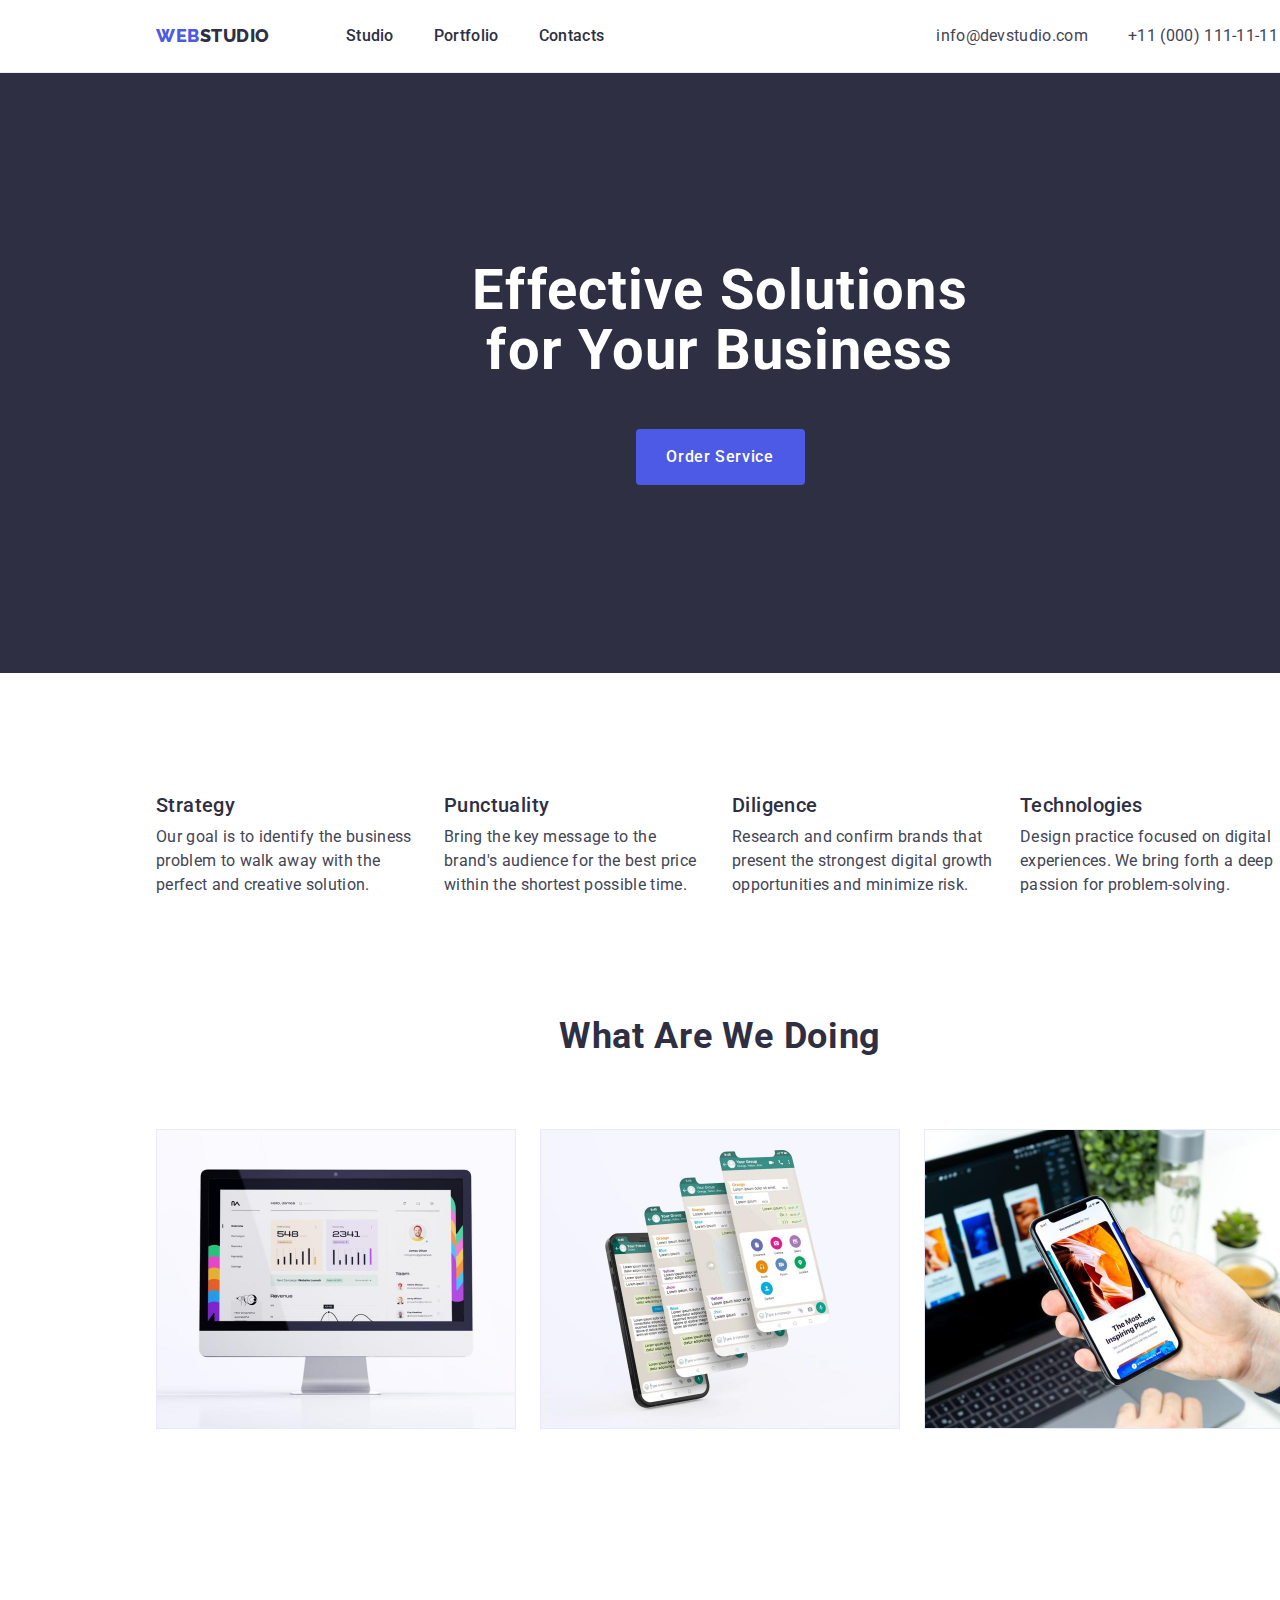
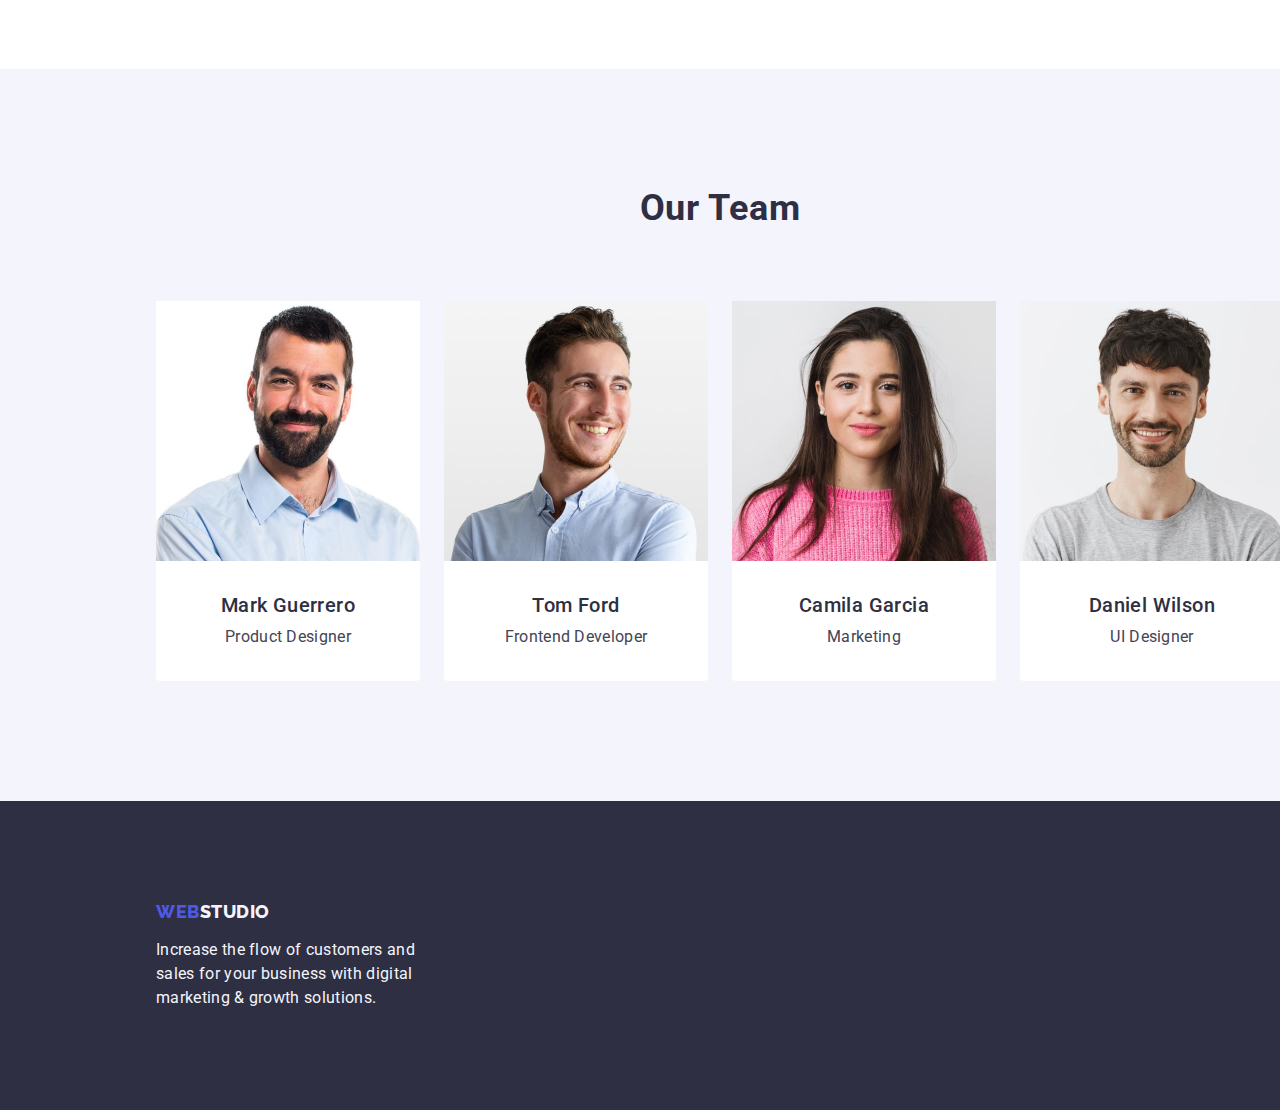
<file: index.html>
<!DOCTYPE html>
<html lang="en">

<head>
  <meta charset="UTF-8">
  <meta http-equiv="X-UA-Compatible" content="IE=edge">
  <meta name="viewport" content="width=device-width, initial-scale=1.0">
  <title>Document</title>
  <link rel="stylesheet" href="https://cdnjs.cloudflare.com/ajax/libs/modern-normalize/2.0.0/modern-normalize.min.css">
  <link rel="stylesheet" href="./CSS/style.css">
  <link rel="preconnect" href="https://fonts.googleapis.com">
  <link rel="preconnect" href="https://fonts.gstatic.com" crossorigin>
  <link href="https://fonts.googleapis.com/css2?family=Raleway:wght@800&family=Roboto:wght@400;500;700;900&display=swap"
    rel="stylesheet">
</head>

<body>
  <header class="page-header">
    <div class="container container-header">
      <nav class="navigation">
        <a href="./index.html" class="logo link">Web<span class="web">Studio</span></a>
        <ul class="navigation-list list">
          <li> <a href="./index.html" class="navigation-link link">Studio</a></li>
          <li> <a href="./portfolio.html" class="navigation-link link">Portfolio</a></li>
          <li><a href="" class="navigation-link link">Contacts</a></li>
        </ul>
      </nav>
      <address class="address">
        <ul class="address-list list">
          <li><a href="mailto:info@devstudio.com" class="address-link link">info@devstudio.com</a></li>
          <li><a href="tel:+110001111111" class="address-link link">+11 (000) 111-11-11</a></li>
        </ul>
      </address>
    </div>
  </header>
  <main>
    <section class="hero">
      <div class="container">
        <h1 class="hero-title">Effective Solutions <br /> for Your Business</h1>
        <button class="button-order" type="button">Order Service</button>
      </div>
    </section>

    <section class="studio-section">
      <div class="container">
        <h2 class="visually-hidden">Studio</h2>
        <ul class="studio list">
          <li class="studio-list">
            <h3 class="paragraph-title">Strategy</h3>
            <p class="paragraph-text">
              Our goal is to identify the business problem to walk away with the perfect and creative solution.
            </p>
          </li>
          <li class="studio-list">
            <h3 class="paragraph-title">Punctuality</h3>
            <p class="paragraph-text">Bring the key message to the brand's audience for the best price within the
              shortest possible time.
            </p>
          </li>
          <li class="studio-list">
            <h3 class="paragraph-title">Diligence</h3>
            <p class="paragraph-text">Research and confirm brands that present the strongest digital growth
              opportunities and minimize risk.
            </p>
          </li>
          <li class="studio-list">
            <h3 class="paragraph-title">Technologies</h3>
            <p class="paragraph-text">Design practice focused on digital experiences. We bring forth a deep passion for
              problem-solving.
            </p>
          </li>
        </ul>
      </div>
    </section>
    <section class="activity-section">
      <div class="container">
        <h2 class="section-title">What are we doing</h2>
        <ul class="activity list">
          <li class="activity-list">

            <img src="images/monitor_screen.jpg" alt="monitor screen with an open website" width="360">

          </li>
          <li class="activity-list">

            <img src="images/watsapp_view.jpg" alt="interface of the Watsapp" width="360">

          </li>
          <li class="activity-list">

            <img src="images/smartphone.jpg" alt="human hand hlding smartphone" width="360">

          </li>
        </ul>
      </div>
    </section>
    <section class="team">
      <div class="container">
        <h2 class="section-title">Our Team</h2>
        <ul class="team-list list">
          <li class="team-members">
            <img src="images/MarkGuerrero.jpg" alt="a portrait photo of Mark Guerrero" width="264">

              <div class="team-name-position">
            <h3 class="team-names paragraph-title">Mark Guerrero</h3>
            <p class="team-positions paragraph-text">Product Designer</p>
            </div>
          </li>
          <li class="team-members">

            <img src="images/TomFord.jpg" alt="a portrait photo of Tom Ford" width="264">

            <div class="team-name-position">
            <h3 class="team-names paragraph-title">Tom Ford</h3>
            <p class="team-positions paragraph-text">Frontend Developer</p>
            </div>
          </li>
          <li class="team-members">

            <img src="images/CamilaGarcia.jpg" alt="a portrait photo of Camila Garcia" width="264">
            <div class="team-name-position">
            <h3 class="team-names paragraph-title">Camila Garcia</h3>
            <p class="team-positions paragraph-text">Marketing</p>
            </div>
          </li>
          <li class="team-members">

            <img src="images/DanielWilson.jpg" alt="a portrait photo of Daniel Wilson" width="264">
             <div class="team-name-position">
            <h3 class="team-names paragraph-title">Daniel Wilson</h3>
            <p class="team-positions paragraph-text">UI Designer</p>
             </div>
          </li>
        </ul>
      </div>
    </section>
  </main>

  <footer class="footer">
    <div class="container">
      
        <a href="./index.html" class="logo link logo-footer">Web<span class="web-footer">Studio</span></a>
      <p class="footer-text">Increase the flow of customers and sales for your business with digital marketing & growth
        solutions.</p>
    </div>
  </footer>
</body>

</html>
</file>
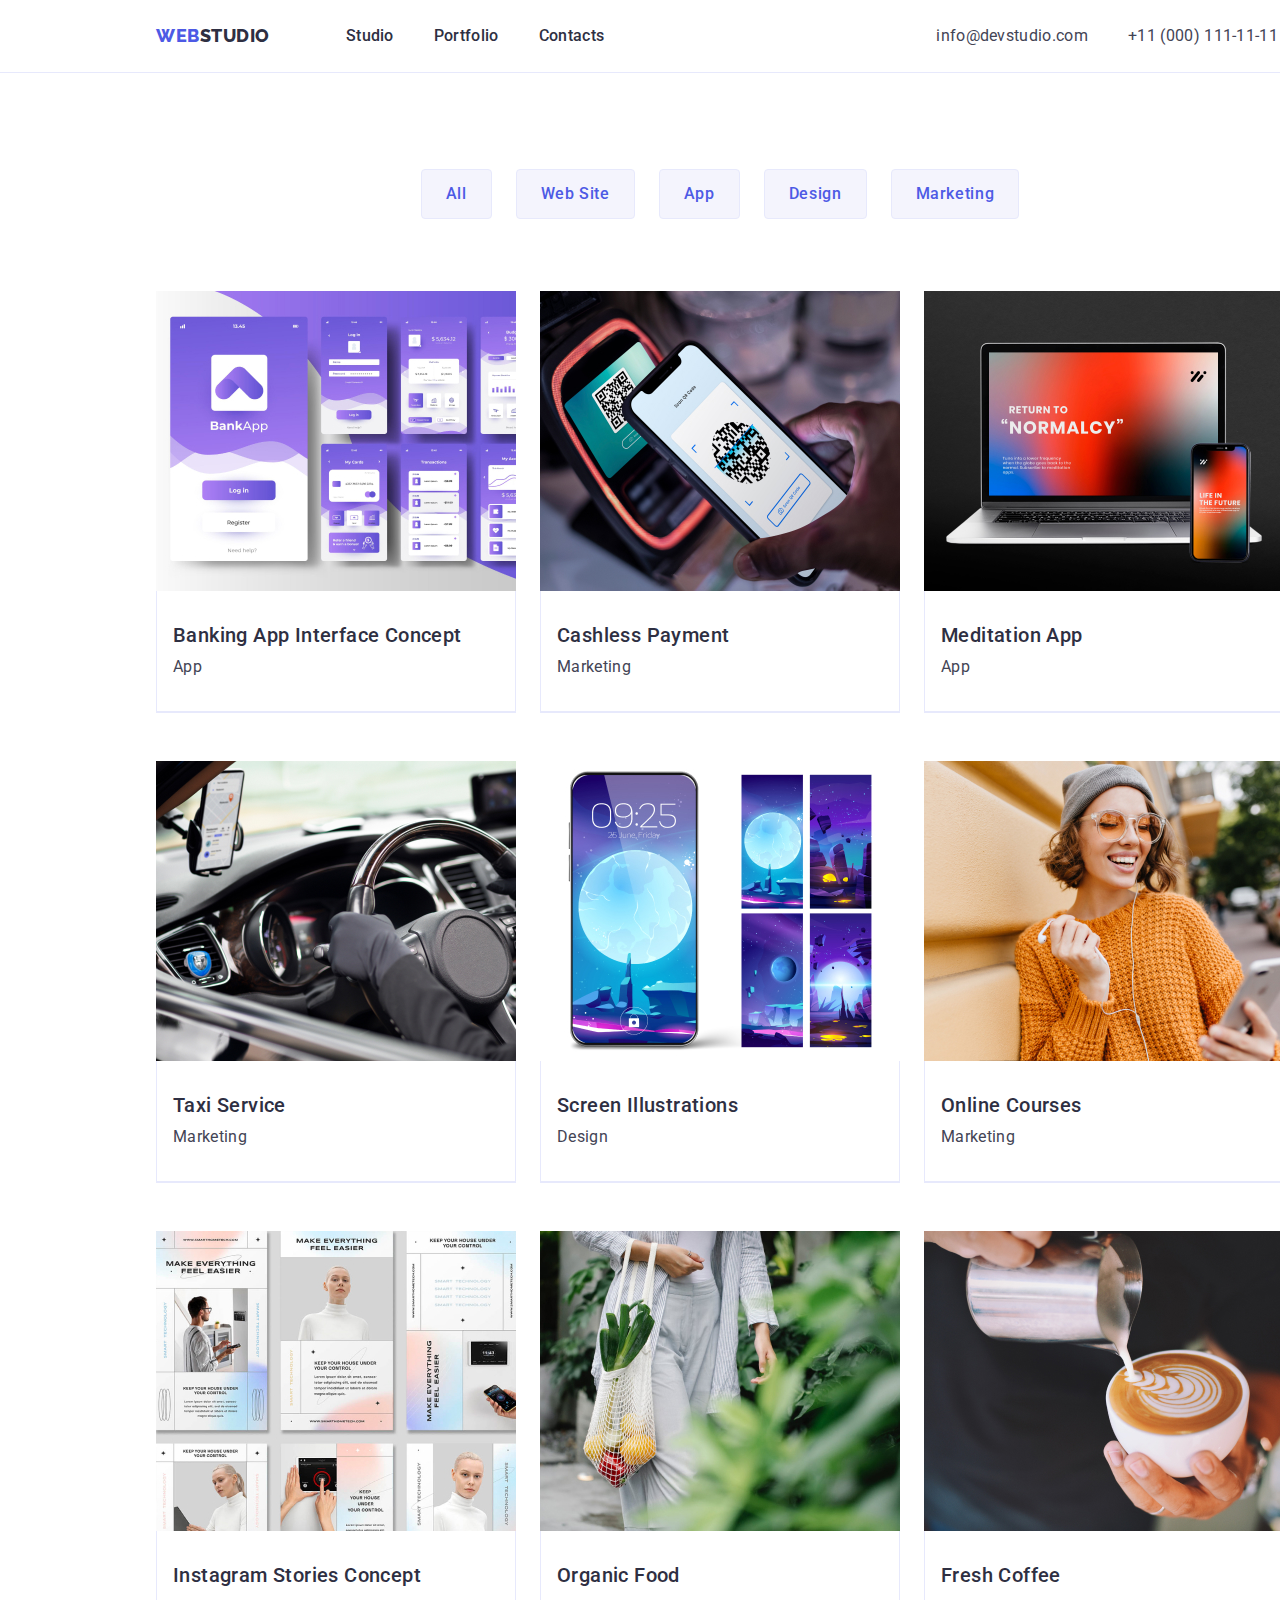
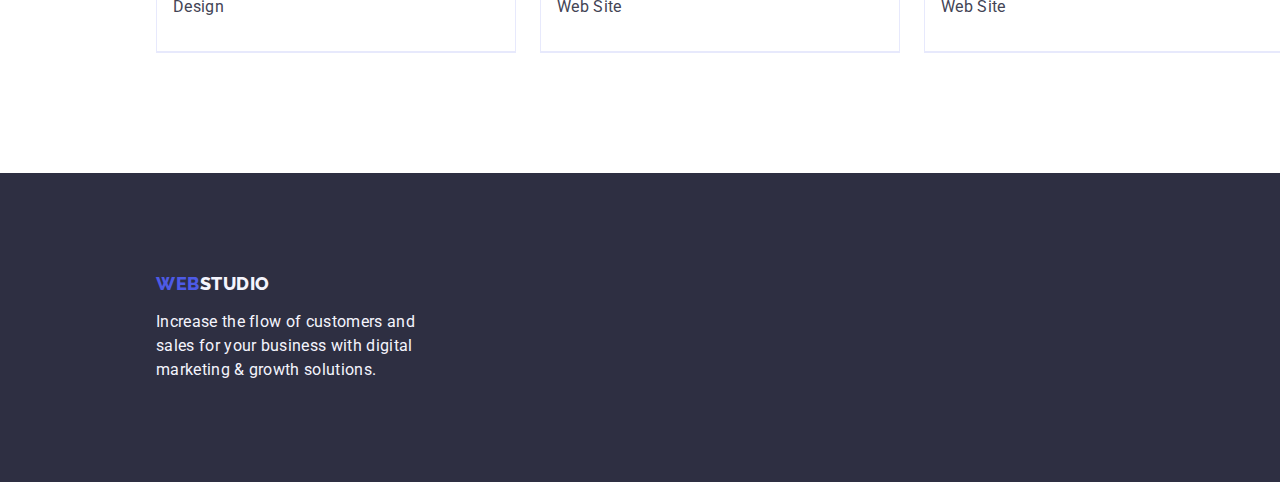
<file: portfolio.html>
<!DOCTYPE html>
<html lang="en">

<head>
    <meta charset="UTF-8">
    <meta http-equiv="X-UA-Compatible" content="IE=edge">
    <meta name="viewport" content="width=device-width, initial-scale=1.0">
    <title>Document</title>
    <link rel="stylesheet"
        href="https://cdnjs.cloudflare.com/ajax/libs/modern-normalize/2.0.0/modern-normalize.min.css">
    <link rel="stylesheet" href="./CSS/style.css">
    <link rel="preconnect" href="https://fonts.googleapis.com">
    <link rel="preconnect" href="https://fonts.gstatic.com" crossorigin>
    <link
        href="https://fonts.googleapis.com/css2?family=Raleway:wght@800&family=Roboto:wght@400;500;700;900&display=swap"
        rel="stylesheet">
</head>

<body>
    <header class="page-header">
        <div class="container container-header">
            <nav class="navigation">
                <a href="./index.html" class="logo link">Web<span class="web">Studio</span></a>
                <ul class="navigation-list list">
                    <li> <a href="./index.html" class="navigation-link link">Studio</a></li>
                    <li> <a href="./portfolio.html" class="navigation-link link">Portfolio</a></li>
                    <li><a href="" class="navigation-link link">Contacts</a></li>
                </ul>
            </nav>
            <address class="address">
                <ul class="address-list list">
                    <li><a href="mailto:info@devstudio.com" class="address-link link">info@devstudio.com</a></li>
                    <li><a href="tel:+110001111111" class="address-link link">+11 (000) 111-11-11</a></li>
                </ul>
            </address>
        </div>
    </header>
    <main>
        <section class="portfolio-section">
            <div class="container">
                <h1 class="visually-hidden">Filter</h1>
                <ul class="portfolio-list list">
                    <li> <button class="portfolio-button" type="button">All</button></li>
                    <li> <button class="portfolio-button" type="button">Web Site</button></li>
                    <li> <button class="portfolio-button" type="button">App</button></li>
                    <li> <button class="portfolio-button" type="button">Design</button></li>
                    <li> <button class="portfolio-button" type="button">Marketing</button></li>
                </ul>

                <ul class="portfolio-all-list list">
                    <li class="portfolio-all-list-li" > <a href="" class="portfolio-all-link link">
                            <img src="./images/bankapp.jpg" alt="Banking App Interface Concept" width="360">
                            <div class="paragraph-title-text">
                            <h2 class="paragraph-title">Banking App Interface Concept</h2>
                            <p class="paragraph-text">App</p>
                            </div>
                        </a>
                    </li>
                    <li class="portfolio-all-list-li"> <a href="" class="portfolio-all-link link">
                            <img src="./images/cashless.jpg" alt="A process of Cashless Payment" width="360">
                            <div class="paragraph-title-text">
                            <h2 class="paragraph-title">Cashless Payment</h2>
                            <p class="paragraph-text">Marketing</p>
                            </div>
                        </a>
                    </li>
                    <li class="portfolio-all-list-li"><a href="" class="portfolio-all-link link">
                            <img src="./images/meditation.jpg" alt="Laptop and smartphone" width="360">
                            <div class="paragraph-title-text">
                            <h2 class="paragraph-title">Meditation App</h2>
                            <p class="paragraph-text">App</p>
                            </div>
                        </a>
                    </li>
                    <li class="portfolio-all-list-li"> <a href="" class="portfolio-all-link link">
                            <img src="./images/taxi.jpg" alt="interior of the car" width="360">
                            <div class="paragraph-title-text">
                            <h2 class="paragraph-title">Taxi Service</h2>
                            <p class="paragraph-text">Marketing</p>
                            </div>
                        </a>
                    </li>
                    <li class="portfolio-all-list-li"> <a href="" class="portfolio-all-link link">
                            <img src="./images/screan.jpg" alt="images on the smartphone screen" width="360">
                            <div class="paragraph-title-text">
                            <h2 class="paragraph-title">Screen Illustrations</h2>
                            <p class="paragraph-text">Design</p>
                            </div>
                        </a>
                    </li>
                    <li class="portfolio-all-list-li"> <a href="" class="portfolio-all-link link">
                            <img src="./images/online.jpg" alt="Happy woman" width="360">
                            <div class="paragraph-title-text">
                            <h2 class="paragraph-title">Online Courses</h2>
                            <p class="paragraph-text">Marketing</p>
                            </div>
                        </a>
                    </li>
                    <li class="portfolio-all-list-li"> <a href="" class="portfolio-all-link link">
                            <img src="./images/instagram.jpg" alt="Instagram Stories" width="360">
                            <div class="paragraph-title-text">
                            <h2 class="paragraph-title">Instagram Stories Concept</h2>
                            <p class="paragraph-text">Design</p>
                            </div>
                        </a>
                    </li>
                    <li class="portfolio-all-list-li"> <a href="" class="portfolio-all-link link">
                            <img src="./images/organic.jpg" alt="a woman carries a bag of fruit" width="360">
                            <div class="paragraph-title-text">
                            <h2 class="paragraph-title">Organic Food</h2>
                            <p class="paragraph-text">Web Site</p>
                            </div>
                        </a>
                    </li>
                    <li class="portfolio-all-list-li"> <a href="" class="portfolio-all-link link">
                            <img src="./images/fresh.jpg" alt="the process of making cappuccino" width="360">
                            <div class="paragraph-title-text">
                            <h2 class="paragraph-title">Fresh Coffee</h2>
                            <p class="paragraph-text">Web Site</p>
                            </div>
                        </a>
                    </li>
                </ul>
            </div>
        </section>
    </main>
    <footer class="footer">
        <div class="container">
    
            <a href="./index.html" class="logo link logo-footer">Web<span class="web-footer">Studio</span></a>
            <p class="footer-text">Increase the flow of customers and sales for your business with digital marketing &
                growth
                solutions.</p>
        </div>
    </footer>
</body>

</html>
</file>
<file: CSS/style.css>
:root {
    --background-cornflower: #E7E9FC;
    --background-navy: #2E2F42;
    --button-blue-iris: #4D5AE5;
    --text-slate: #434455;
    --background-cloud: #F4F4FD;
    --base-white: #FFFFFF;
    --text-slate: #434455;
    --button-blue-active-ocean: #404BBF;
    --background-activity: #E5E5E5;
}

h1,
h2,
h3,
h4,
h5,
h6,
p {
    margin-top: 0;
    margin-bottom: 0;
}

ul,
ol {
    margin-top: 0;
    margin-bottom: 0;
    padding-left: 0;
}

img {
    display: block;
}

body {
    background-color: var(--base-white);
    color: var(--text-slate);
    font-family: 'Roboto', sans-serif;
    font-style: normal;
    font-weight: 400;
    font-size: 16px;
    line-height: 1.3;
    letter-spacing: 0.02em;
    width: 1440px;
}

/* header*/
.page-header {
    background-color: var(--base-white);
    border-bottom: 1px solid var(--background-cornflower);
    padding: 24px 0;
}

.container {
    width: 1158px;
    margin-left: auto;
    margin-right: auto;
    padding: 0 15px;
}

.list {
    list-style: none;
}


.container-header,
nav,
.navigation-list,
.address-list {
    display: flex;
}



/* logo*/
.logo {
    color: var(--button-blue-iris);
    text-decoration: none;
    font-family: 'Raleway', sans-serif;
    font-weight: 800;
    font-size: 18px;
    line-height: 1.17;
    letter-spacing: 0.03em;
    text-transform: uppercase;
   margin-right: 76px;
}

.web {
    color: var(--background-navy);
    
}

/* navigation*/
.navigation {
    align-items: center;
}
.navigation-link {
    color: var(--background-navy);
    font-weight: 500;
    font-size: 16px;
    line-height: 1.5;
    letter-spacing: 0.02em;
    text-decoration: none;
    padding: 24px 0;
}


.navigation-list:not(:first-child) {
    gap: 40px;
}
.navigation-list li:last-child {
    margin-right: 0;
}

.navigation-link:hover {
    color: var(--button-blue-active-ocean);
}

.navigation-link:focus {
    color: var(--button-blue-active-ocean);

}

/* address*/
.address {
    font-style: normal;
    margin-left: 332px;
}

.address-link {
    color: var(--text-slate);
    text-decoration: none;
    line-height: 1.5;
}

.address-list li:not(:last-child) {
    margin-right: 40px;
}

.address-link:hover {
    color: var(--button-blue-active-ocean);
}

.address-link:focus {
    color: var(--button-blue-active-ocean);
}

/* main*/
/* hero*/
button {
    cursor: pointer;
}


.hero {
    background-color: var(--background-navy);
    padding: 188px 0;
}

.hero-title {
    color: var(--base-white);
    font-weight: 700;
    font-size: 56px;
    line-height: 1.07;
    letter-spacing: 0.02em;
    text-align: center;
    margin-bottom: 48px;
    max-width: 496px;
margin-left: auto;
    margin-right: auto;
}

.button-order {
    background-color: var(--button-blue-iris);
    color: var(--base-white);
    font-family: inherit;
    font-weight: 500;
    font-size: 16px;
    line-height: 1.5;
    letter-spacing: 0.04em;
    text-align: center;
    min-height: 56px;
    display: block;
    min-width: 169px;
    margin-left: auto;
    margin-right: auto;
    border: none;
    border-radius: 4px;
}

.button-order:hover {
    background-color: var(--button-blue-active-ocean);
}

.button-order:focus {
    background-color: var(--button-blue-active-ocean);
}

/* Studio*/

.studio-section {
    padding: 120px 0;
}
.visually-hidden {
    position: absolute;
    width: 1px;
    height: 1px;
    margin: -1px;
    border: 0;
    padding: 0;
    white-space: nowrap;
    clip-path: inset(100%);
    clip: rect(0 0 0 0);
    overflow: hidden;
}

.studio {
    display: flex;
    width: 1128px;
    justify-content: space-between;
    gap: 24px;
}
.studio:last-child {
    margin-right: 0;
}
.studio-list {
    width: 264px;

}

.paragraph-title {
    color: var(--background-navy);
    font-weight: 500;
    font-size: 20px;
    line-height: 1.2;
    letter-spacing: 0.02em;
    margin-bottom: 8px;
   
    
}

.paragraph-text {
    color: var(--text-slate);
    font-size: 16px;
    line-height: 1.5;
    letter-spacing: 0.02em;
    color: var(--text-slate);
    line-height: 1.5;
    
}

/* activity*/
.activity-section {
    padding-bottom: 120px;
}
.section-title {
    color: var(--background-navy);
    font-weight: 700;
    font-size: 36px;
    line-height: 1.11;
    text-align: center;
    text-transform: capitalize;
    letter-spacing: 0.02em;
    margin-bottom: 72px;
}

.activity {
    display: flex;
    justify-content: space-between;
    margin-bottom: 120px;
    gap: 24px;
}

.activity:last-child {
    margin-right: 0;
}
.activity-list {
    width: calc((100% - 48px) / 3);
}
/* team */
.team {
    background-color: var(--background-cloud);
    padding: 120px 0;
}

.team-list {
    display: flex;
    justify-content: space-between;
    gap: 24px;
   
}
.team-list:last-child {
    margin-right: 0;
}
.team-members {
    background-color: var(--base-white);
    width: calc((100% - 72px) / 4);
    border-radius: 0px 0px 4px 4px;
}
.team-name-position {
    padding: 32px 16px;
}
.team-names {
    margin-bottom: 8px;
}
.team-names,
.team-positions {
    text-align: center;
}

/* footer */
.footer {
    background-color: var(--background-navy);
    padding: 100px 0;
}
.logo-footer {
    display: inline-block;
    margin-bottom: 16px;
}
.web-footer {
    color: var(--background-cloud);
}

.footer-text {
    color: var(--background-cloud);
    line-height: 1.5;
    max-width: 264px; 
}

/* PORTFOLIO */
.portfolio-section {
    padding-top: 96px;
     padding-bottom: 120px;
}
.portfolio-list {
    display: flex;
    justify-content: center;
    margin-bottom: 72px
    
}

.portfolio-button {
    color: var(--button-blue-iris);
    background-color: var(--background-cloud);
    font-family: inherit;
    font-weight: 500;
    letter-spacing: 0.04em;
    font-size: 16px;
    line-height: 1.5;
    text-align: center;
    border-radius: 4px;
    border: 1px solid var(--background-cornflower);
    padding: 12px 24px;
}

.portfolio-list li:not(:last-child) {
    margin-right: 24px;
    
}

.portfolio-button:hover {
    color: var(--base-white);
    background-color: var(--button-blue-active-ocean);
    border: 1px solid transparent;

}

.portfolio-button:focus {
    color: var(--base-white);
    background-color: var(--button-blue-active-ocean);
    border: 1px solid transparent;

}
.portfolio-all-list {
    display: flex;
        flex-wrap: wrap;
        row-gap: 48px;
}

.portfolio-all-list-li {
    border-bottom: 1px solid var(--background-cornflower);
    width: calc((100% - 48px) / 3);
}

.portfolio-all-list-li:nth-last-child(-n + 3) {
    margin-bottom: 0;
}
.paragraph-title-text {
    padding: 32px 16px;
    border: 1px solid var(--background-cornflower);
    border-top: none;
}
.portfolio-all-list-li:not(:nth-child(3n+3)) {
    margin-right: 24px;
}

.portfolio-all-list-li:nth-last-child(-n + 3) {
    margin-bottom: 0;
}

.portfolio-all-link {
    text-decoration: none;
}
</file>
